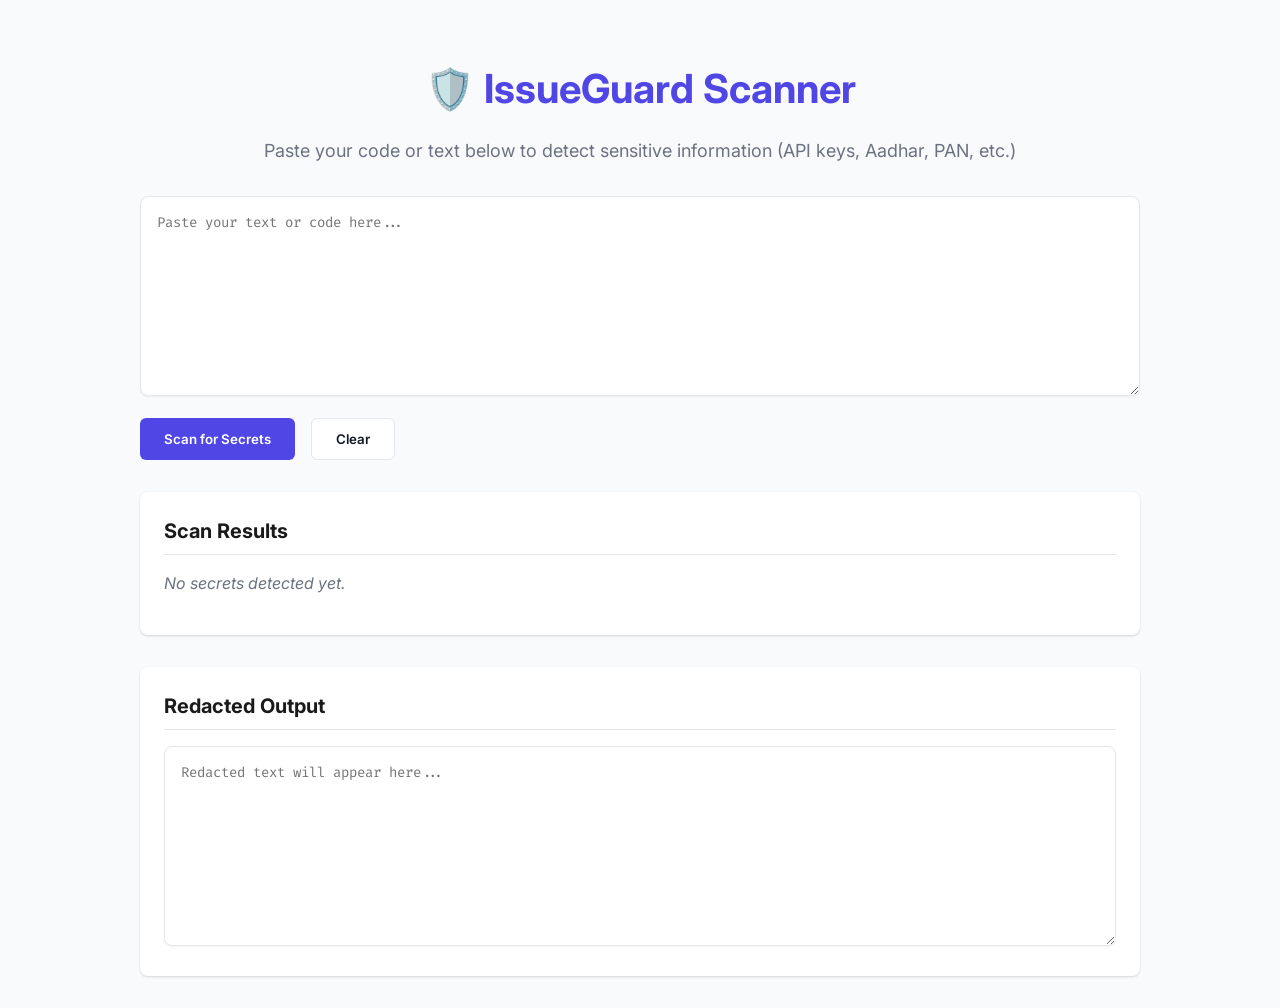
<file: index.html>
<!DOCTYPE html>
<html lang="en">

<head>
    <meta charset="UTF-8">
    <meta name="viewport" content="width=device-width, initial-scale=1.0">
    <title>IssueGuard - Secret Scanner</title>
    <link rel="stylesheet" href="style.css">
    <link href="https://fonts.googleapis.com/css2?family=Inter:wght@400;600;700&family=Fira+Code&display=swap"
        rel="stylesheet">
</head>

<body>
    <div class="container">
        <header>
            <h1>🛡️ IssueGuard Scanner</h1>
            <p>Paste your code or text below to detect sensitive information (API keys, Aadhar, PAN, etc.)</p>
        </header>

        <main>
            <div class="editor-section">
                <textarea id="text-input" placeholder="Paste your text or code here..."></textarea>
                <div class="actions">
                    <button id="scan-btn">Scan for Secrets</button>
                    <button id="clear-btn" class="secondary">Clear</button>
                </div>
            </div>

            <div class="results-section">
                <h2>Scan Results</h2>
                <div id="results-container">
                    <p class="empty-state">No secrets detected yet.</p>
                </div>
            </div>

            <div class="redaction-section">
                <h2>Redacted Output</h2>
                <textarea id="text-output" readonly placeholder="Redacted text will appear here..."></textarea>
            </div>
        </main>
    </div>

    <script src="src/matcher.js"></script>
    <script src="app.js"></script>
</body>

</html>
</file>
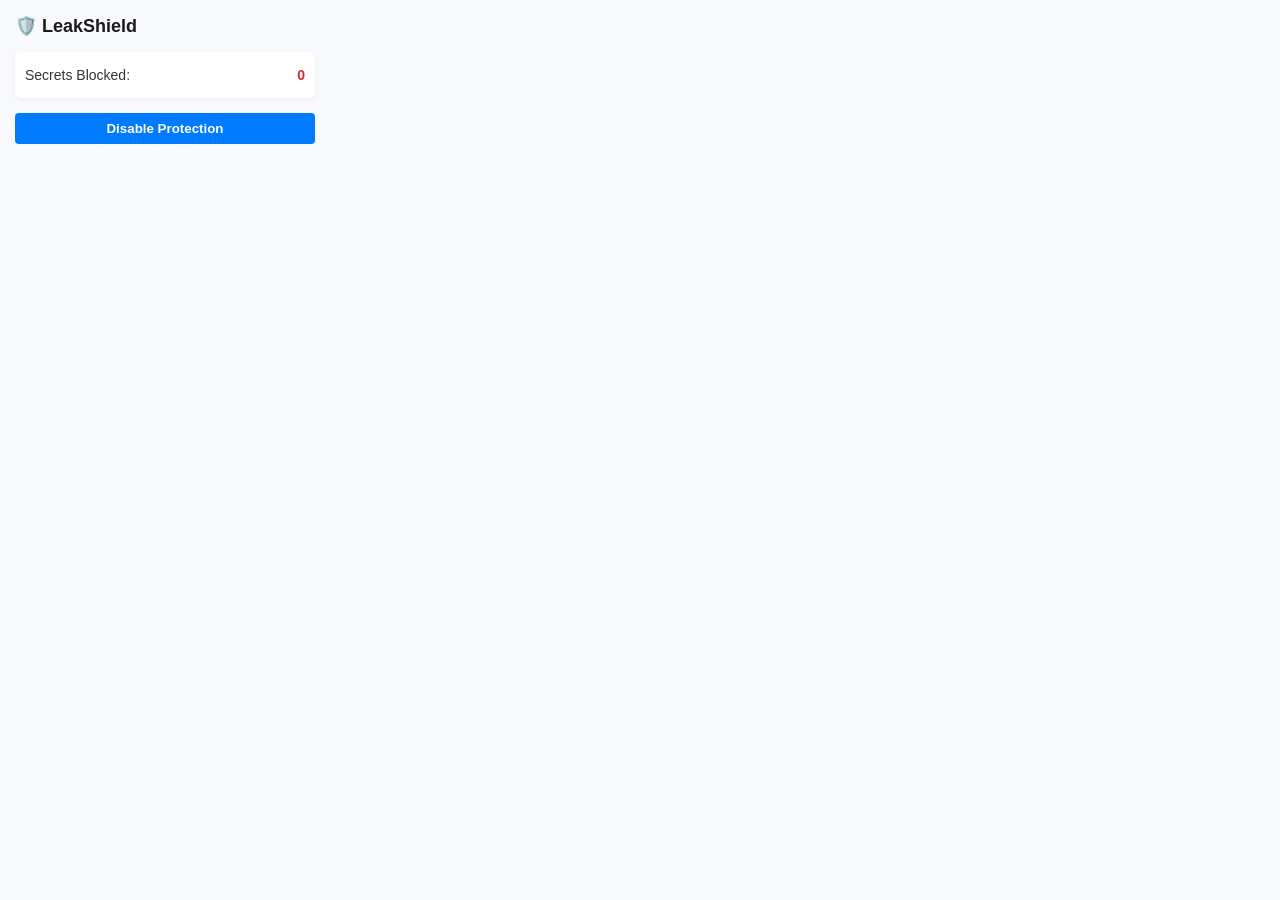
<file: extension/popup.html>
<!DOCTYPE html>
<html>
<head>
  <meta charset="UTF-8">
  <title>LeakShield</title>
  <style>
    body { font-family: 'Segoe UI', Tahoma, Geneva, Verdana, sans-serif; width: 300px; margin: 0; padding: 15px; background-color: #f7f9fc; color: #333; }
    h2 { margin-top: 0; font-size: 18px; color: #1a1a1a; display: flex; align-items: center; gap: 8px; }
    .status { padding: 10px; border-radius: 6px; background: white; box-shadow: 0 2px 5px rgba(0,0,0,0.05); margin-bottom: 15px; }
    .stat { display: flex; justify-content: space-between; margin: 5px 0; font-size: 14px; }
    .stat span.bold { font-weight: bold; color: #d32f2f; }
    .toggle { display: flex; align-items: center; justify-content: space-between; }
    button { background: #007bff; color: white; border: none; padding: 8px 12px; border-radius: 4px; cursor: pointer; font-weight: bold; width: 100%; transition: background 0.2s; }
    button:hover { background: #0056b3; }
    button.disabled { background: #6c757d; }
  </style>
</head>
<body>
  <h2>🛡️ LeakShield</h2>
  <div class="status">
    <div class="stat">Secrets Blocked: <span class="bold" id="blocked-count">0</span></div>
  </div>
  <div class="toggle">
    <button id="toggle-btn">Disable Protection</button>
  </div>
  <script src="popup.js"></script>
</body>
</html>
</file>
<file: style.css>
:root {
    --primary: #4F46E5;
    --primary-hover: #4338CA;
    --bg: #F9FAFB;
    --surface: #FFFFFF;
    --text: #111827;
    --text-muted: #6B7280;
    --danger: #EF4444;
    --danger-bg: #FEF2F2;
    --border: #E5E7EB;
}

body {
    font-family: 'Inter', system-ui, -apple-system, sans-serif;
    background-color: var(--bg);
    color: var(--text);
    line-height: 1.5;
    margin: 0;
    padding: 0;
}

.container {
    max-width: 1000px;
    margin: 0 auto;
    padding: 2rem;
}

header {
    text-align: center;
    margin-bottom: 2rem;
}

h1 {
    font-size: 2.5rem;
    color: var(--primary);
    margin-bottom: 0.5rem;
}

header p {
    color: var(--text-muted);
    font-size: 1.125rem;
}

main {
    display: flex;
    flex-direction: column;
    gap: 2rem;
}

textarea {
    width: 100%;
    min-height: 200px;
    padding: 1rem;
    border: 1px solid var(--border);
    border-radius: 0.5rem;
    font-family: 'Fira Code', monospace;
    font-size: 0.875rem;
    resize: vertical;
    box-shadow: 0 1px 2px 0 rgba(0, 0, 0, 0.05);
    transition: border-color 0.2s;
    box-sizing: border-box;
    background: #fff;
}

textarea:focus {
    outline: none;
    border-color: var(--primary);
    box-shadow: 0 0 0 3px rgba(79, 70, 229, 0.1);
}

.actions {
    display: flex;
    gap: 1rem;
    margin-top: 1rem;
}

button {
    background-color: var(--primary);
    color: white;
    border: none;
    padding: 0.75rem 1.5rem;
    border-radius: 0.375rem;
    font-weight: 600;
    cursor: pointer;
    transition: background-color 0.2s;
    font-family: 'Inter', sans-serif;
}

button:hover {
    background-color: var(--primary-hover);
}

button.secondary {
    background-color: white;
    color: var(--text);
    border: 1px solid var(--border);
}

button.secondary:hover {
    background-color: var(--bg);
}

.results-section, .redaction-section {
    background: var(--surface);
    padding: 1.5rem;
    border-radius: 0.5rem;
    box-shadow: 0 1px 3px 0 rgba(0, 0, 0, 0.1), 0 1px 2px 0 rgba(0, 0, 0, 0.06);
}

h2 {
    font-size: 1.25rem;
    margin-top: 0;
    margin-bottom: 1rem;
    border-bottom: 1px solid var(--border);
    padding-bottom: 0.5rem;
    color: #1a1a1a;
}

.result-item {
    background: var(--danger-bg);
    border-left: 4px solid var(--danger);
    padding: 1rem;
    margin-bottom: 1rem;
    border-radius: 0 0.375rem 0.375rem 0;
}

.result-item h3 {
    margin: 0 0 0.25rem 0;
    color: var(--danger);
    font-size: 1rem;
    text-transform: capitalize;
}

.result-item p {
    margin: 0;
    color: var(--text);
    font-size: 0.875rem;
}

.result-item .matches {
    margin-top: 0.5rem;
    font-family: 'Fira Code', monospace;
    word-break: break-all;
    background: white;
    padding: 0.5rem;
    border-radius: 0.25rem;
    border: 1px solid var(--border);
    font-size: 0.85rem;
}

.empty-state {
    color: var(--text-muted);
    font-style: italic;
}
</file>
